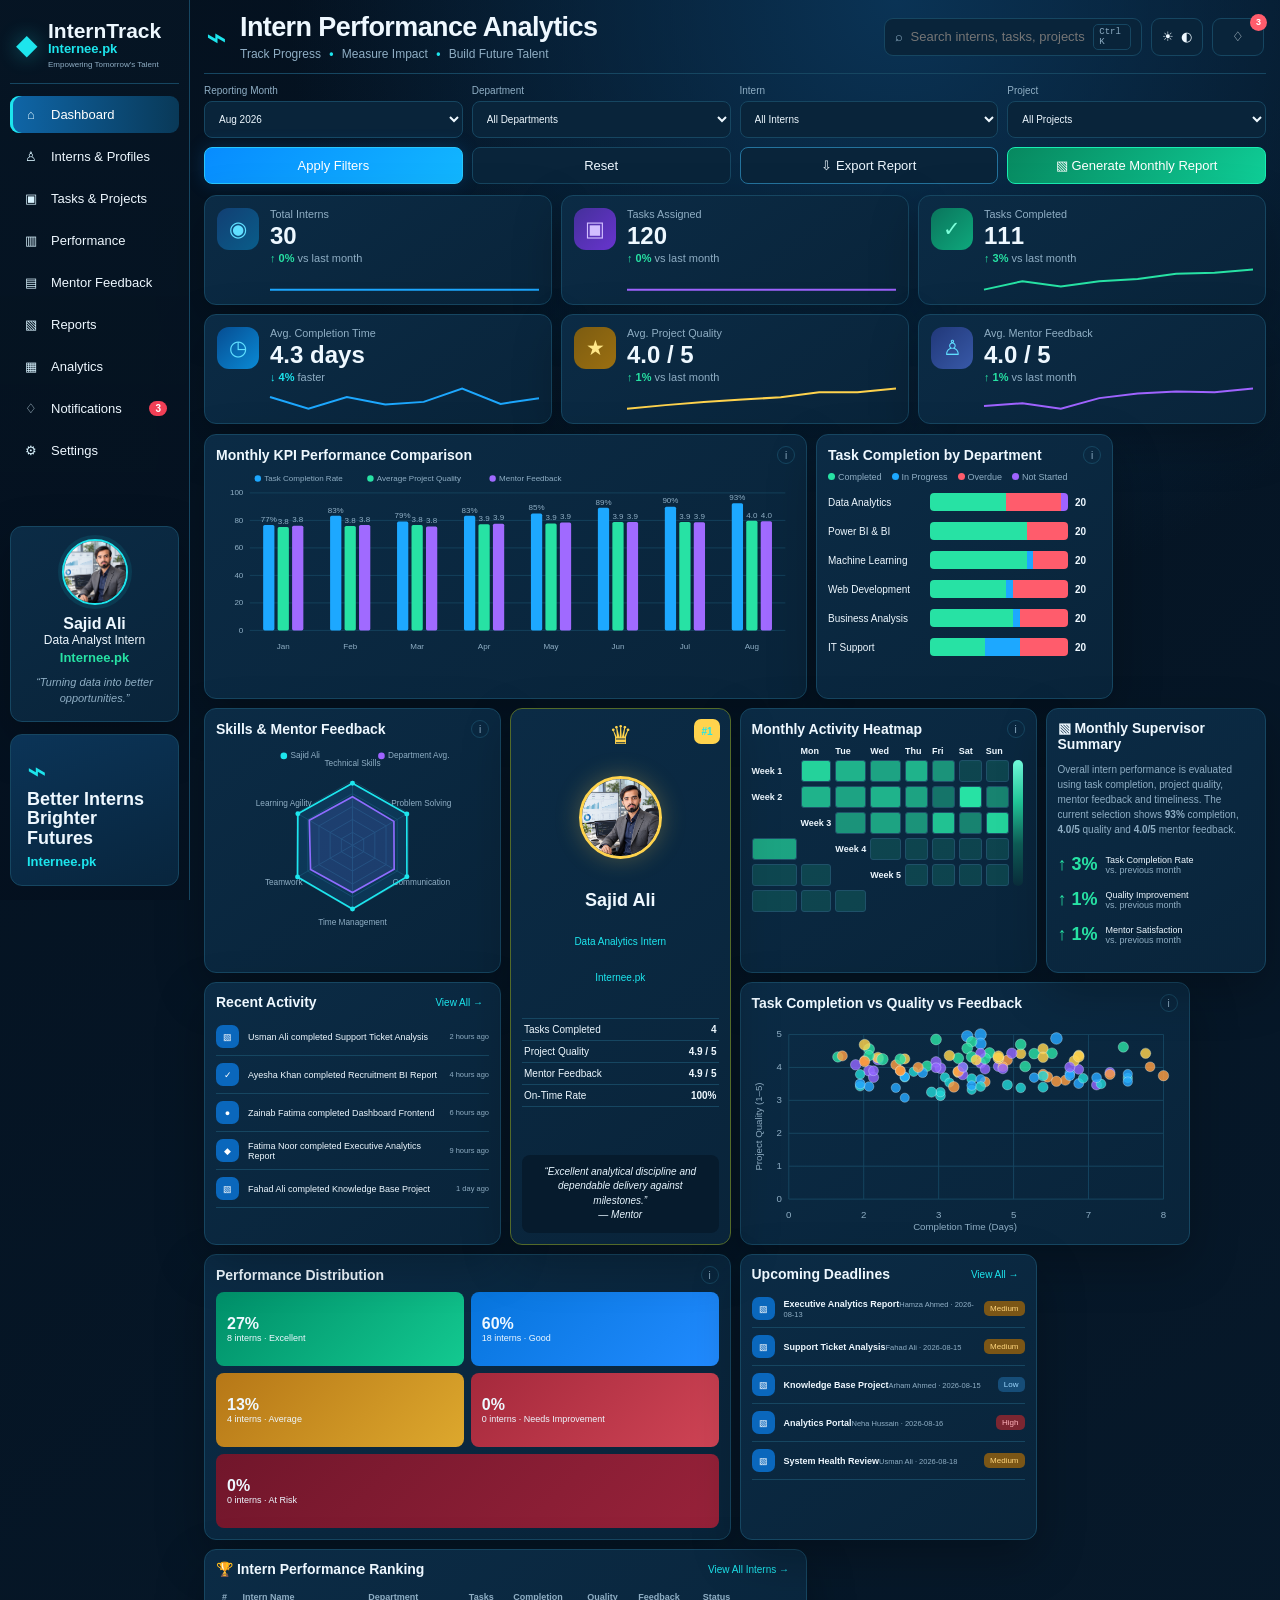
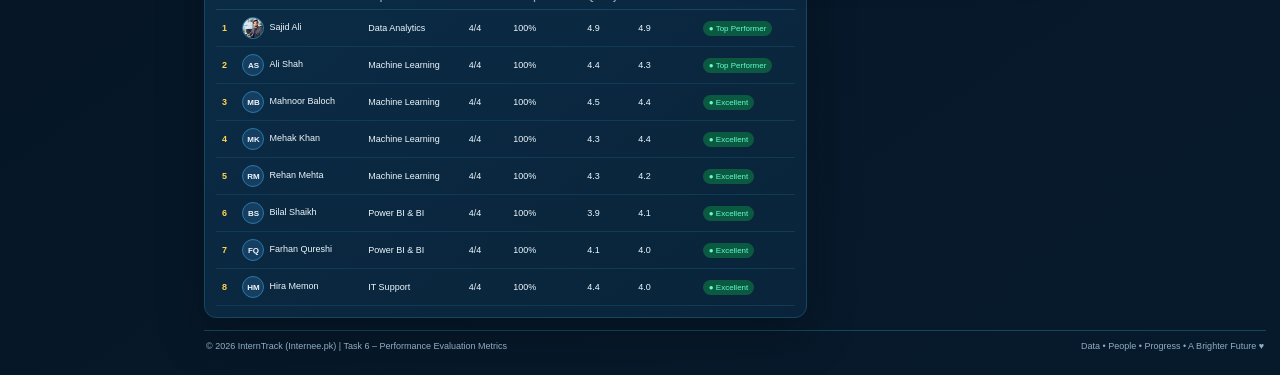
<file: index.html>
<!doctype html>
<html lang="en" data-theme="dark">
<head>
  <meta charset="utf-8">
  <meta name="viewport" content="width=device-width,initial-scale=1">
  <meta name="description" content="Task 6 – Performance Evaluation Metrics dashboard for Internee.pk. Tracks task completion time, project quality and mentor feedback with monthly supervisor reporting.">
  <title>Intern Performance Analytics | Task 6 – Internee.pk</title>
  <link rel="stylesheet" href="src/styles.css">
</head>
<body>
  <aside class="sidebar" id="sidebar">
    <div class="brand-block">
      <div class="brand-icon">◆</div>
      <div><strong>InternTrack</strong><span>Internee.pk</span><small>Empowering Tomorrow's Talent</small></div>
    </div>
    <nav class="side-nav" aria-label="Dashboard sections">
      <button class="nav-item active" data-view="dashboard"><span>⌂</span>Dashboard</button>
      <button class="nav-item" data-view="interns"><span>♙</span>Interns & Profiles</button>
      <button class="nav-item" data-view="tasks"><span>▣</span>Tasks & Projects</button>
      <button class="nav-item" data-view="performance"><span>▥</span>Performance</button>
      <button class="nav-item" data-view="feedback"><span>▤</span>Mentor Feedback</button>
      <button class="nav-item" data-view="reports"><span>▧</span>Reports</button>
      <button class="nav-item" data-view="analytics"><span>▦</span>Analytics</button>
      <button class="nav-item" data-view="notifications"><span>♢</span>Notifications <b class="badge">3</b></button>
      <button class="nav-item" data-view="settings"><span>⚙</span>Settings</button>
    </nav>
    <div class="author-card">
      <img src="assets/sajid-ali-professional.jpg" alt="Sajid Ali">
      <strong>Sajid Ali</strong>
      <span>Data Analyst Intern</span>
      <em>Internee.pk</em>
      <p>“Turning data into better opportunities.”</p>
    </div>
    <div class="future-card"><div class="plant">⌁</div><strong>Better Interns<br>Brighter Futures</strong><span>Internee.pk</span></div>
  </aside>

  <main class="app-shell">
    <header class="topbar">
      <button class="mobile-menu" id="mobileMenu" aria-label="Open navigation">☰</button>
      <div class="title-wrap"><div class="analytics-mark">⌁</div><div><h1>Intern Performance Analytics</h1><p>Track Progress <b>•</b> Measure Impact <b>•</b> Build Future Talent</p></div></div>
      <div class="top-actions">
        <label class="search-box"><span>⌕</span><input id="globalSearch" placeholder="Search interns, tasks, projects…"><kbd>Ctrl K</kbd></label>
        <button class="theme-toggle" id="themeToggle" title="Switch light/dark mode"><span>☀</span><span>◐</span></button>
        <button class="bell" data-view-link="notifications" title="Notifications">♢<b>3</b></button>
        <div class="profile-mini"><img src="assets/sajid-ali-professional.jpg" alt="Sajid Ali"><div><b>Sajid Ali</b><span>Data Analyst Intern</span><em>Internee.pk</em></div><span>⌄</span></div>
      </div>
    </header>

    <section class="filterbar" aria-label="Dashboard filters">
      <label><span>Reporting Month</span><select id="monthFilter"></select></label>
      <label><span>Department</span><select id="departmentFilter"></select></label>
      <label><span>Intern</span><select id="internFilter"></select></label>
      <label><span>Project</span><select id="projectFilter"></select></label>
      <button class="btn primary" id="applyFilters">Apply Filters</button>
      <button class="btn" id="resetFilters">Reset</button>
      <button class="btn icon-btn" id="exportReport">⇩ <span>Export Report</span></button>
      <button class="btn success" id="generateReport">▧ <span>Generate Monthly Report</span></button>
    </section>

    <section class="view active" id="view-dashboard">
      <div class="kpi-grid" id="kpiGrid"></div>

      <div class="dashboard-grid">
        <article class="panel kpi-comparison span-6"><div class="panel-head"><h2>Monthly KPI Performance Comparison</h2><button class="info" title="Completion rate, project quality and mentor feedback by month">i</button></div><div id="monthlyKpiChart" class="svg-chart"></div></article>
        <article class="panel dept-completion span-3"><div class="panel-head"><h2>Task Completion by Department</h2><button class="info" title="Completed, in-progress, overdue and not-started task counts">i</button></div><div id="departmentStacked"></div></article>
        <article class="panel skills-radar span-3"><div class="panel-head"><h2>Skills & Mentor Feedback</h2><button class="info" title="Selected intern compared with department average">i</button></div><div id="skillsRadar" class="svg-chart"></div></article>
        <article class="panel top-performer span-2 row-2" id="topPerformer"></article>

        <article class="panel activity-heat span-3"><div class="panel-head"><h2>Monthly Activity Heatmap</h2><button class="info" title="Task activity intensity by week and weekday">i</button></div><div id="activityHeatmap"></div></article>
        <article class="panel bubble-panel span-4"><div class="panel-head"><h2>Task Completion vs Quality vs Feedback</h2><button class="info" title="Bubble size represents mentor feedback; color represents department">i</button></div><div id="bubbleChart" class="svg-chart"></div></article>
        <article class="panel distribution-panel span-5"><div class="panel-head"><h2>Performance Distribution</h2><button class="info" title="Interns classified by composite performance score">i</button></div><div id="performanceDistribution" class="distribution-grid"></div></article>

        <article class="panel ranking span-6"><div class="panel-head"><h2>🏆 Intern Performance Ranking</h2><button class="link-btn" data-view-link="interns">View All Interns →</button></div><div class="table-scroll"><table><thead><tr><th>#</th><th>Intern Name</th><th>Department</th><th>Tasks</th><th>Completion</th><th>Quality</th><th>Feedback</th><th>Status</th></tr></thead><tbody id="rankingBody"></tbody></table></div></article>
        <article class="panel recent span-3"><div class="panel-head"><h2>Recent Activity</h2><button class="link-btn" data-view-link="performance">View All →</button></div><div id="recentActivity"></div></article>
        <article class="panel deadlines span-3"><div class="panel-head"><h2>Upcoming Deadlines</h2><button class="link-btn" data-view-link="tasks">View All →</button></div><div id="deadlineList"></div></article>
        <article class="panel supervisor span-2"><div class="panel-head"><h2>▧ Monthly Supervisor Summary</h2></div><div id="supervisorSummary"></div></article>
      </div>
    </section>

    <section class="view" id="view-interns">
      <div class="section-heading"><div><h2>Interns & Profiles</h2><p>Review performance KPIs for all tracked interns.</p></div><input class="inline-search" id="internSearch" placeholder="Search interns…"></div>
      <div class="profile-grid" id="internProfileGrid"></div>
    </section>

    <section class="view" id="view-tasks">
      <div class="section-heading"><div><h2>Tasks & Projects</h2><p>Task-level performance register with completion-time, quality and feedback metrics.</p></div><button class="btn" id="downloadTasks">Download Filtered CSV</button></div>
      <div class="panel"><div class="table-tools"><input id="taskSearch" placeholder="Search task, intern or project…"><select id="taskStatusFilter"><option value="All">All Statuses</option><option>Completed</option><option>Overdue</option><option>In Progress</option><option>Not Started</option></select></div><div class="table-scroll"><table><thead><tr><th>Task ID</th><th>Intern</th><th>Department</th><th>Project</th><th>Status</th><th>Assigned</th><th>Due</th><th>Completion Time</th><th>Quality</th><th>Feedback</th></tr></thead><tbody id="taskTableBody"></tbody></table></div></div>
    </section>

    <section class="view" id="view-performance"><div class="section-heading"><div><h2>Performance Review</h2><p>Detailed KPI analysis centered on the three required Task 6 measures.</p></div></div><div id="performanceCards" class="analysis-card-grid"></div></section>
    <section class="view" id="view-feedback"><div class="section-heading"><div><h2>Mentor Feedback</h2><p>Feedback ratings, competency averages and review comments.</p></div></div><div id="feedbackContent" class="analysis-card-grid"></div></section>
    <section class="view" id="view-reports"><div class="section-heading"><div><h2>Monthly Supervisor Reports</h2><p>Automated monthly summaries generated from task-level data.</p></div><button class="btn success" id="generateReport2">Generate Current Report</button></div><div id="reportCards" class="report-grid"></div></section>
    <section class="view" id="view-analytics"><div class="section-heading"><div><h2>Advanced Analytics</h2><p>Department benchmarking, completion-time distribution and KPI relationships.</p></div></div><div id="analyticsContent" class="analysis-card-grid"></div></section>
    <section class="view" id="view-notifications"><div class="section-heading"><div><h2>Notifications</h2><p>Supervisor attention items derived from current performance data.</p></div></div><div id="notificationList" class="notification-list"></div></section>
    <section class="view" id="view-settings"><div class="settings-grid"><div class="panel author-settings"><img src="assets/sajid-ali-professional.jpg" alt="Sajid Ali"><div><h2>Sajid Ali</h2><p>Data Analyst Intern – Internee.pk</p><p>BS Information Technology, Shah Abdul Latif University, Khairpur</p></div></div><div class="panel"><h2>Dashboard Settings</h2><p>Dark mode is the default visual theme. Use the switch below for a light view.</p><button class="btn" id="themeToggle2">Toggle Light / Dark Theme</button><button class="btn" id="printDashboard">Print Dashboard</button></div><div class="panel"><h2>Data & Ethics Note</h2><p>This submission uses a realistic synthetic portfolio dataset created to demonstrate the required KPI evaluation workflow. No confidential internship records are included.</p></div></div></section>

    <footer><span>© 2026 InternTrack (Internee.pk) | Task 6 – Performance Evaluation Metrics</span><span>Data • People • Progress • A Brighter Future ♥</span></footer>
  </main>

  <div class="modal" id="modal" role="dialog" aria-modal="true"><div class="modal-card"><button id="modalClose" class="modal-close">×</button><div id="modalContent"></div></div></div>
  <div class="toast" id="toast"></div>
  <script src="src/data.js"></script>
  <script src="src/app.js"></script>
</body>
</html>
</file>
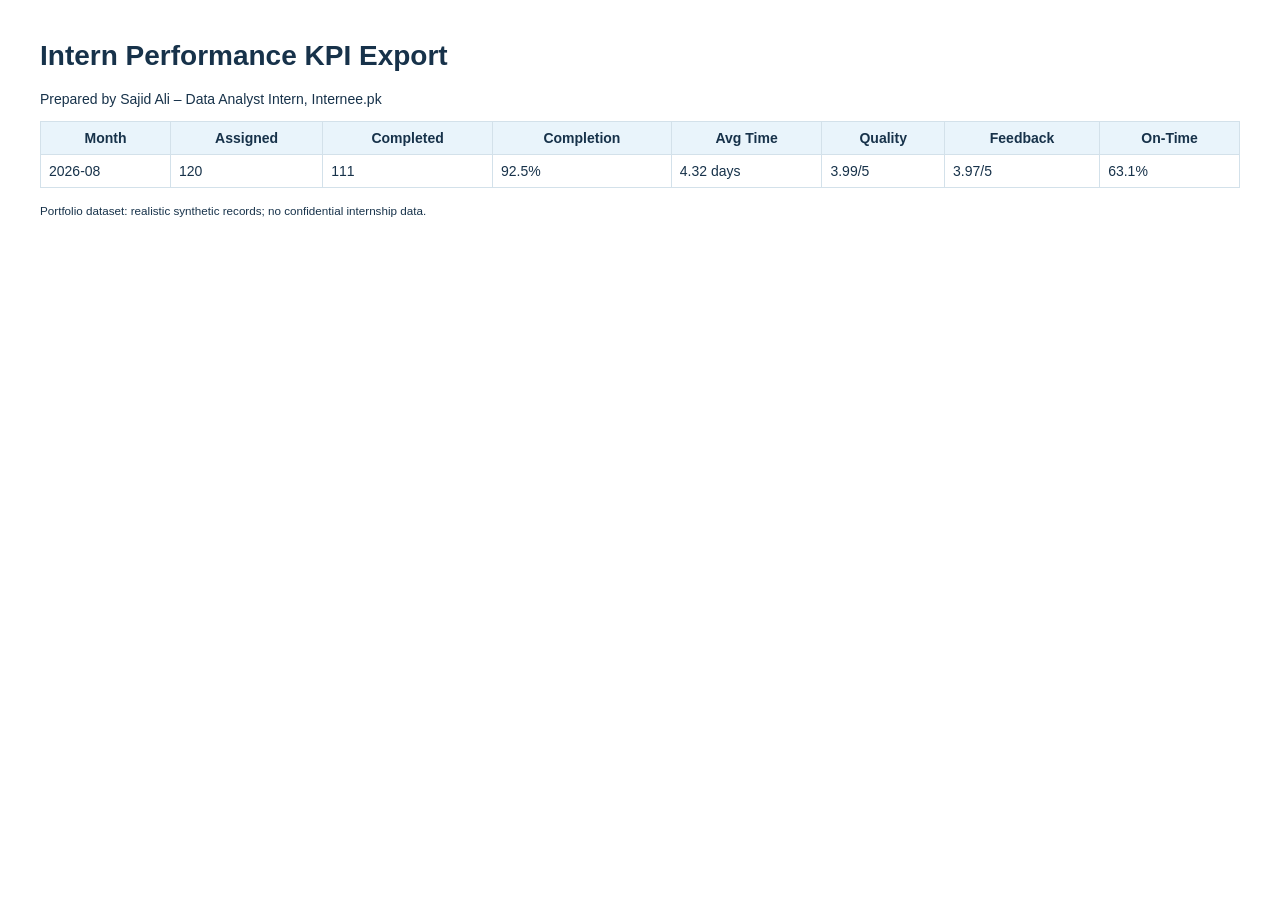
<file: outputs/exports/supervisor_report_2026-08.html>
<!doctype html><html><head><meta charset='utf-8'><title>Task 6 KPI Export</title>
<style>body{font:14px Segoe UI,Arial;margin:40px;color:#17324a}table{border-collapse:collapse;width:100%}td,th{border:1px solid #d3e1ea;padding:8px}th{background:#e9f4fb}</style></head>
<body><h1>Intern Performance KPI Export</h1><p>Prepared by Sajid Ali – Data Analyst Intern, Internee.pk</p>
<table><tr><th>Month</th><th>Assigned</th><th>Completed</th><th>Completion</th><th>Avg Time</th><th>Quality</th><th>Feedback</th><th>On-Time</th></tr><tr><td>2026-08</td><td>120</td><td>111</td><td>92.5%</td><td>4.32 days</td><td>3.99/5</td><td>3.97/5</td><td>63.1%</td></tr></table>
<p><small>Portfolio dataset: realistic synthetic records; no confidential internship data.</small></p></body></html>
</file>
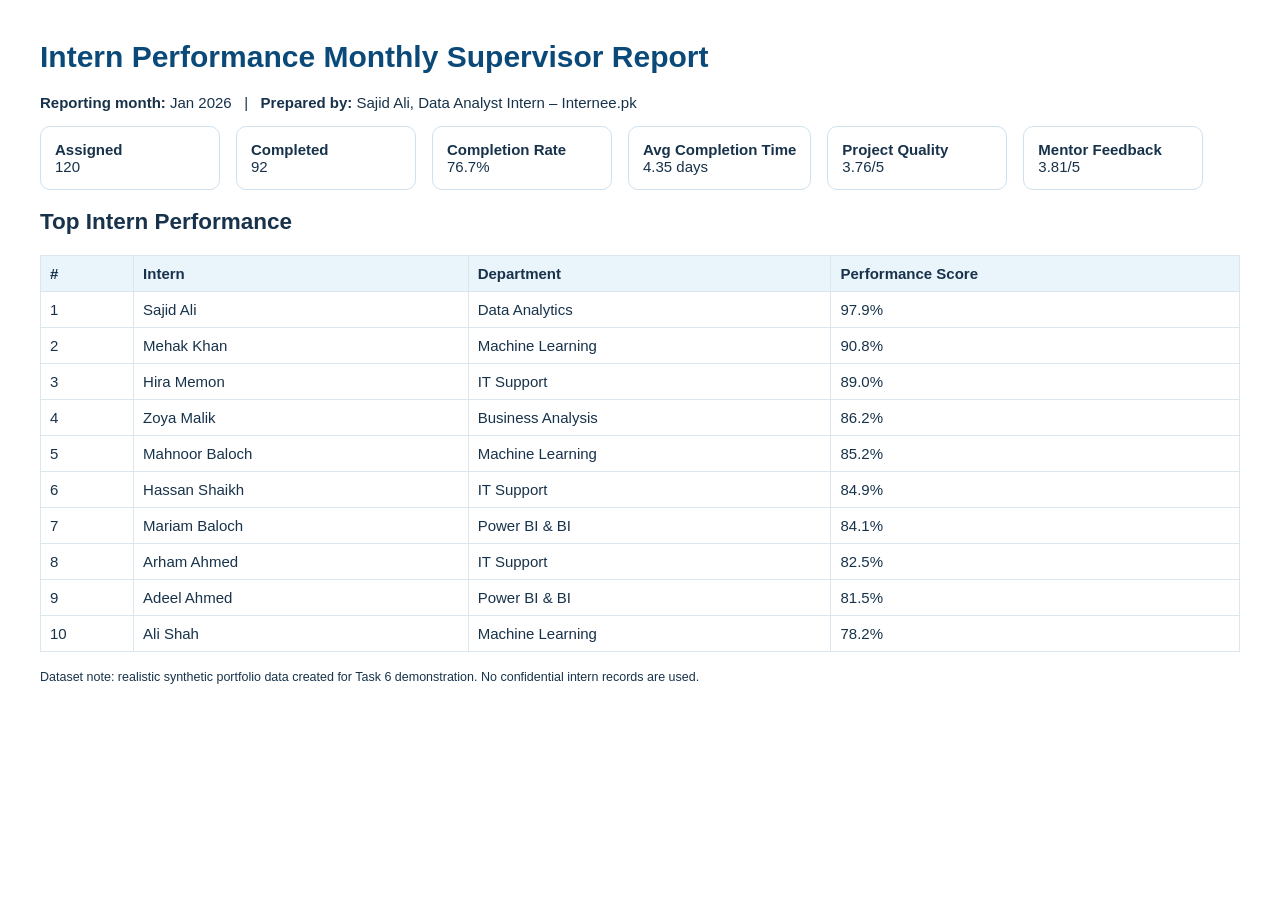
<file: outputs/monthly_reports/2026-01_supervisor_report.html>
<!doctype html><html><head><meta charset="utf-8"><title>Jan 2026 Supervisor Report</title><style>body{font:15px Segoe UI,Arial;margin:40px;color:#17324a}h1{color:#0b4a78}.k{display:flex;gap:16px;flex-wrap:wrap}.k div{border:1px solid #cfe1ee;padding:14px;border-radius:10px;min-width:150px}table{border-collapse:collapse;width:100%;margin-top:20px}td,th{border:1px solid #dbe7ef;padding:9px;text-align:left}th{background:#eaf4fb}</style></head><body><h1>Intern Performance Monthly Supervisor Report</h1><p><b>Reporting month:</b> Jan 2026 &nbsp; | &nbsp; <b>Prepared by:</b> Sajid Ali, Data Analyst Intern – Internee.pk</p><div class="k"><div><b>Assigned</b><br>120</div><div><b>Completed</b><br>92</div><div><b>Completion Rate</b><br>76.7%</div><div><b>Avg Completion Time</b><br>4.35 days</div><div><b>Project Quality</b><br>3.76/5</div><div><b>Mentor Feedback</b><br>3.81/5</div></div><h2>Top Intern Performance</h2><table><thead><tr><th>#</th><th>Intern</th><th>Department</th><th>Performance Score</th></tr></thead><tbody><tr><td>1</td><td>Sajid Ali</td><td>Data Analytics</td><td>97.9%</td></tr><tr><td>2</td><td>Mehak Khan</td><td>Machine Learning</td><td>90.8%</td></tr><tr><td>3</td><td>Hira Memon</td><td>IT Support</td><td>89.0%</td></tr><tr><td>4</td><td>Zoya Malik</td><td>Business Analysis</td><td>86.2%</td></tr><tr><td>5</td><td>Mahnoor Baloch</td><td>Machine Learning</td><td>85.2%</td></tr><tr><td>6</td><td>Hassan Shaikh</td><td>IT Support</td><td>84.9%</td></tr><tr><td>7</td><td>Mariam Baloch</td><td>Power BI & BI</td><td>84.1%</td></tr><tr><td>8</td><td>Arham Ahmed</td><td>IT Support</td><td>82.5%</td></tr><tr><td>9</td><td>Adeel Ahmed</td><td>Power BI & BI</td><td>81.5%</td></tr><tr><td>10</td><td>Ali Shah</td><td>Machine Learning</td><td>78.2%</td></tr></tbody></table><p><small>Dataset note: realistic synthetic portfolio data created for Task 6 demonstration. No confidential intern records are used.</small></p></body></html>
</file>
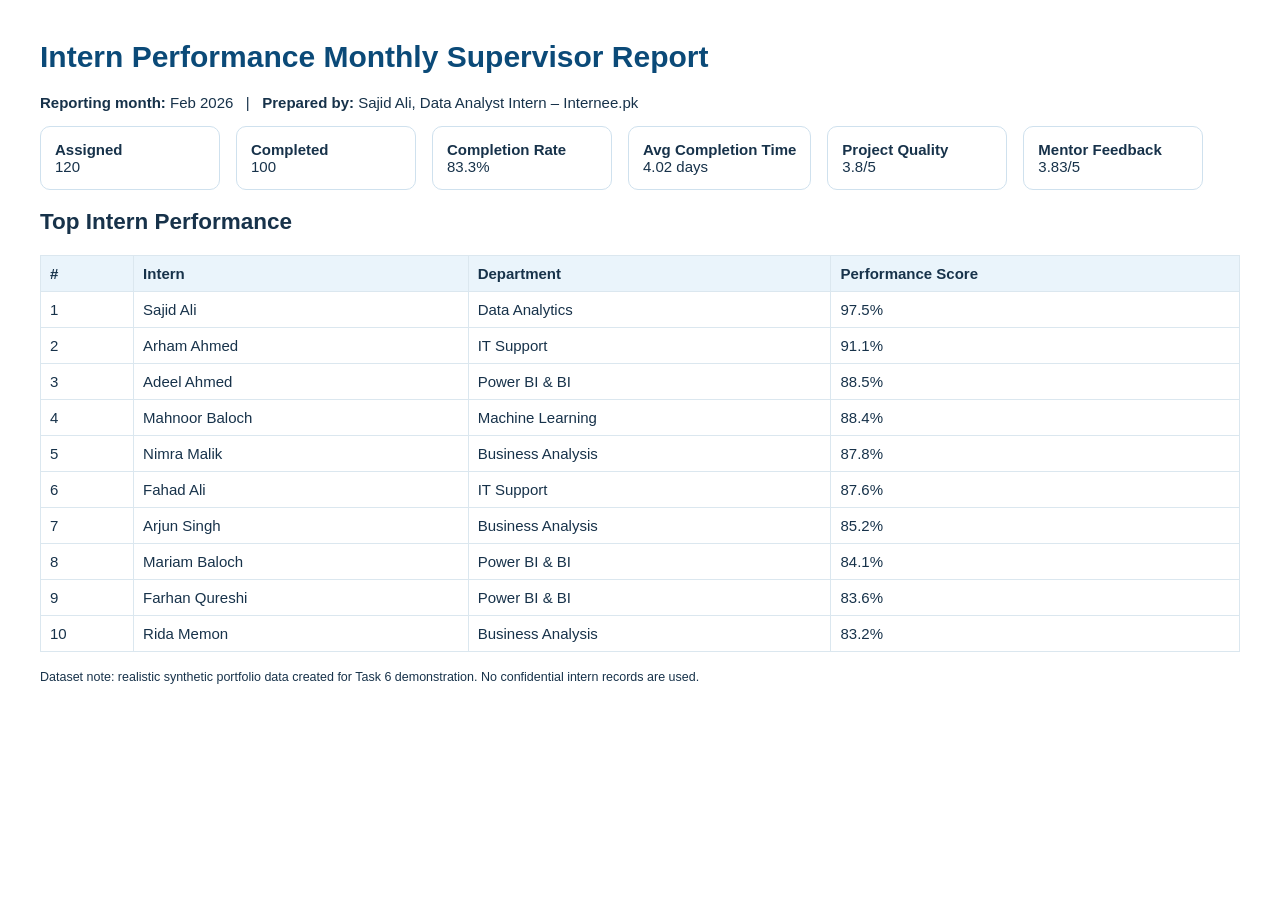
<file: outputs/monthly_reports/2026-02_supervisor_report.html>
<!doctype html><html><head><meta charset="utf-8"><title>Feb 2026 Supervisor Report</title><style>body{font:15px Segoe UI,Arial;margin:40px;color:#17324a}h1{color:#0b4a78}.k{display:flex;gap:16px;flex-wrap:wrap}.k div{border:1px solid #cfe1ee;padding:14px;border-radius:10px;min-width:150px}table{border-collapse:collapse;width:100%;margin-top:20px}td,th{border:1px solid #dbe7ef;padding:9px;text-align:left}th{background:#eaf4fb}</style></head><body><h1>Intern Performance Monthly Supervisor Report</h1><p><b>Reporting month:</b> Feb 2026 &nbsp; | &nbsp; <b>Prepared by:</b> Sajid Ali, Data Analyst Intern – Internee.pk</p><div class="k"><div><b>Assigned</b><br>120</div><div><b>Completed</b><br>100</div><div><b>Completion Rate</b><br>83.3%</div><div><b>Avg Completion Time</b><br>4.02 days</div><div><b>Project Quality</b><br>3.8/5</div><div><b>Mentor Feedback</b><br>3.83/5</div></div><h2>Top Intern Performance</h2><table><thead><tr><th>#</th><th>Intern</th><th>Department</th><th>Performance Score</th></tr></thead><tbody><tr><td>1</td><td>Sajid Ali</td><td>Data Analytics</td><td>97.5%</td></tr><tr><td>2</td><td>Arham Ahmed</td><td>IT Support</td><td>91.1%</td></tr><tr><td>3</td><td>Adeel Ahmed</td><td>Power BI & BI</td><td>88.5%</td></tr><tr><td>4</td><td>Mahnoor Baloch</td><td>Machine Learning</td><td>88.4%</td></tr><tr><td>5</td><td>Nimra Malik</td><td>Business Analysis</td><td>87.8%</td></tr><tr><td>6</td><td>Fahad Ali</td><td>IT Support</td><td>87.6%</td></tr><tr><td>7</td><td>Arjun Singh</td><td>Business Analysis</td><td>85.2%</td></tr><tr><td>8</td><td>Mariam Baloch</td><td>Power BI & BI</td><td>84.1%</td></tr><tr><td>9</td><td>Farhan Qureshi</td><td>Power BI & BI</td><td>83.6%</td></tr><tr><td>10</td><td>Rida Memon</td><td>Business Analysis</td><td>83.2%</td></tr></tbody></table><p><small>Dataset note: realistic synthetic portfolio data created for Task 6 demonstration. No confidential intern records are used.</small></p></body></html>
</file>
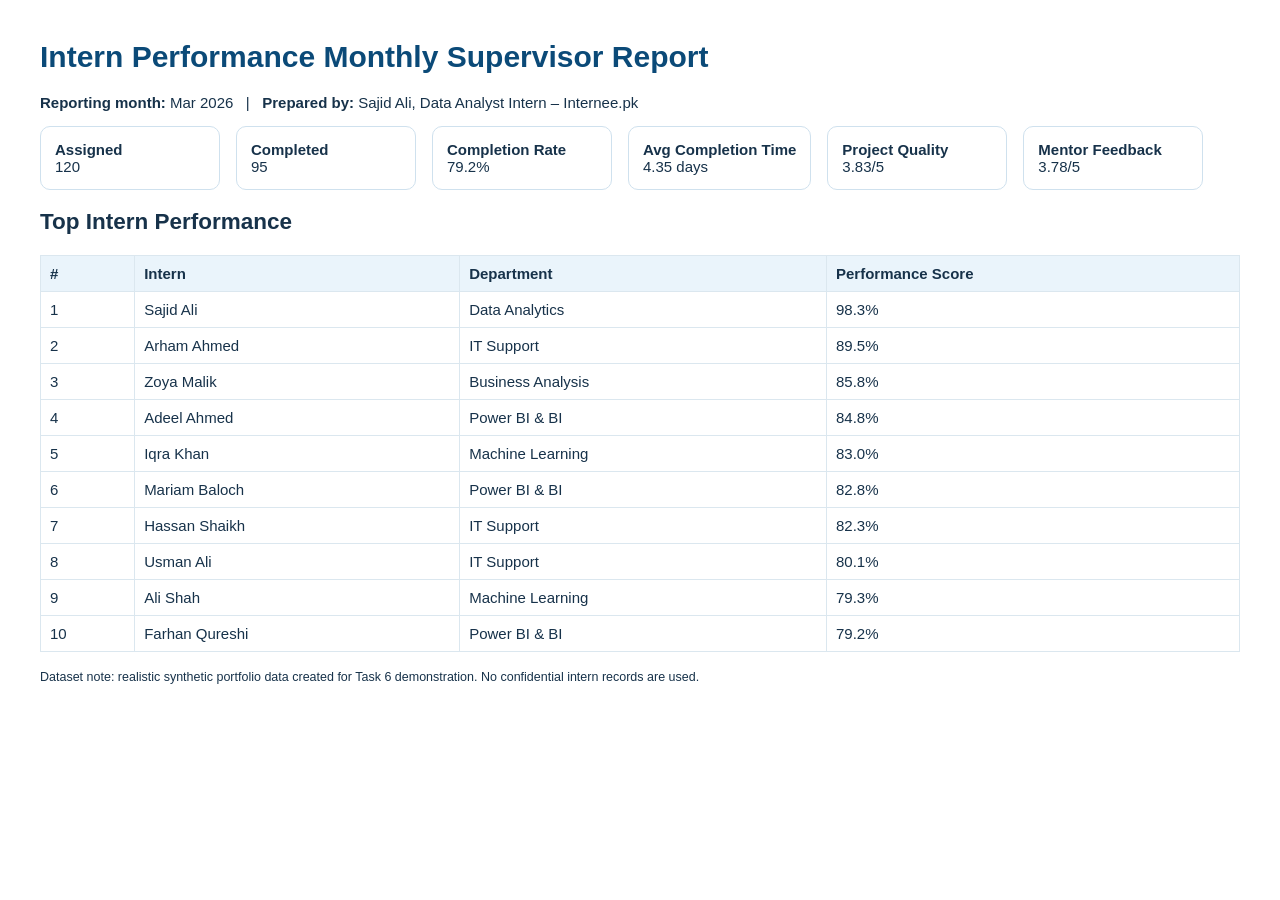
<file: outputs/monthly_reports/2026-03_supervisor_report.html>
<!doctype html><html><head><meta charset="utf-8"><title>Mar 2026 Supervisor Report</title><style>body{font:15px Segoe UI,Arial;margin:40px;color:#17324a}h1{color:#0b4a78}.k{display:flex;gap:16px;flex-wrap:wrap}.k div{border:1px solid #cfe1ee;padding:14px;border-radius:10px;min-width:150px}table{border-collapse:collapse;width:100%;margin-top:20px}td,th{border:1px solid #dbe7ef;padding:9px;text-align:left}th{background:#eaf4fb}</style></head><body><h1>Intern Performance Monthly Supervisor Report</h1><p><b>Reporting month:</b> Mar 2026 &nbsp; | &nbsp; <b>Prepared by:</b> Sajid Ali, Data Analyst Intern – Internee.pk</p><div class="k"><div><b>Assigned</b><br>120</div><div><b>Completed</b><br>95</div><div><b>Completion Rate</b><br>79.2%</div><div><b>Avg Completion Time</b><br>4.35 days</div><div><b>Project Quality</b><br>3.83/5</div><div><b>Mentor Feedback</b><br>3.78/5</div></div><h2>Top Intern Performance</h2><table><thead><tr><th>#</th><th>Intern</th><th>Department</th><th>Performance Score</th></tr></thead><tbody><tr><td>1</td><td>Sajid Ali</td><td>Data Analytics</td><td>98.3%</td></tr><tr><td>2</td><td>Arham Ahmed</td><td>IT Support</td><td>89.5%</td></tr><tr><td>3</td><td>Zoya Malik</td><td>Business Analysis</td><td>85.8%</td></tr><tr><td>4</td><td>Adeel Ahmed</td><td>Power BI & BI</td><td>84.8%</td></tr><tr><td>5</td><td>Iqra Khan</td><td>Machine Learning</td><td>83.0%</td></tr><tr><td>6</td><td>Mariam Baloch</td><td>Power BI & BI</td><td>82.8%</td></tr><tr><td>7</td><td>Hassan Shaikh</td><td>IT Support</td><td>82.3%</td></tr><tr><td>8</td><td>Usman Ali</td><td>IT Support</td><td>80.1%</td></tr><tr><td>9</td><td>Ali Shah</td><td>Machine Learning</td><td>79.3%</td></tr><tr><td>10</td><td>Farhan Qureshi</td><td>Power BI & BI</td><td>79.2%</td></tr></tbody></table><p><small>Dataset note: realistic synthetic portfolio data created for Task 6 demonstration. No confidential intern records are used.</small></p></body></html>
</file>
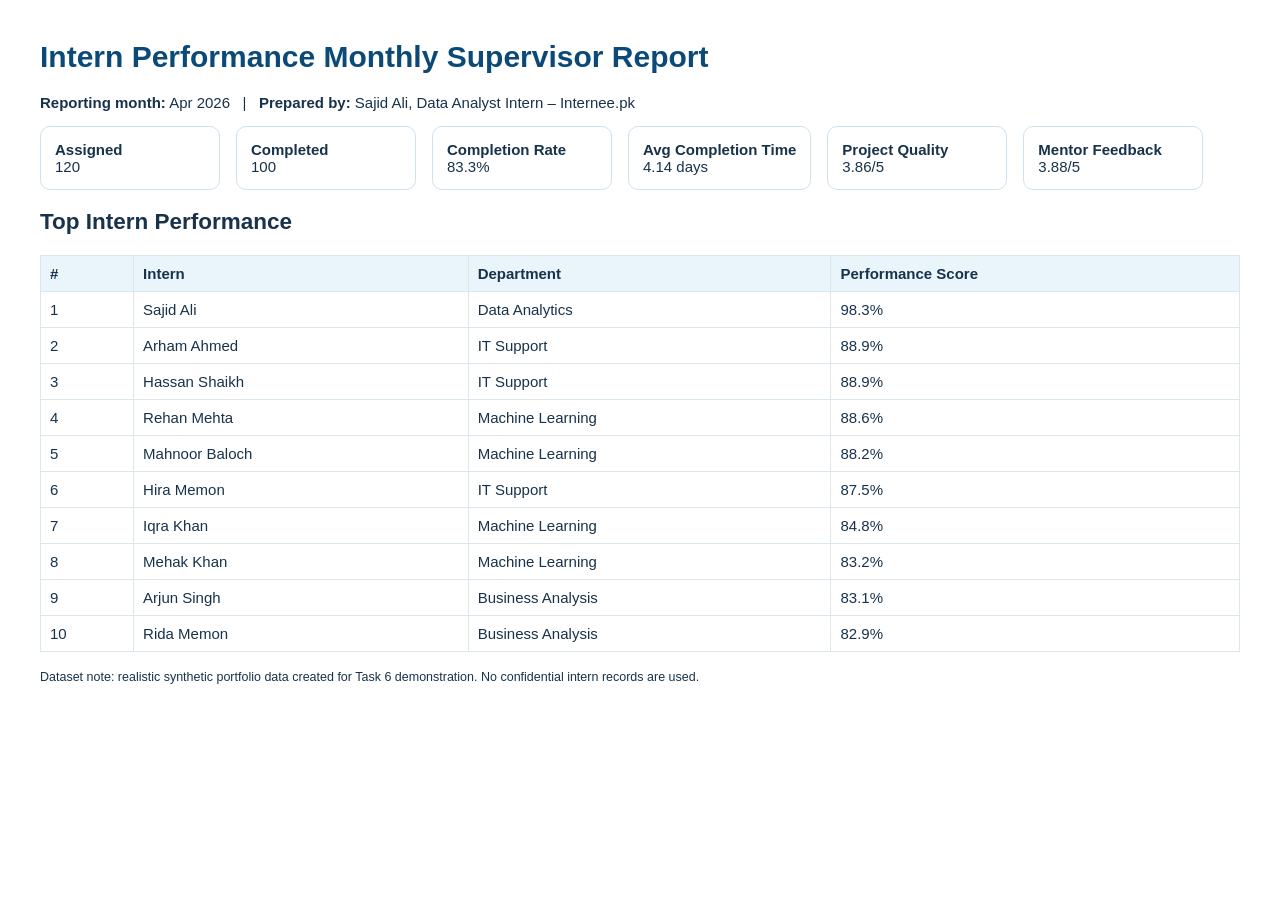
<file: outputs/monthly_reports/2026-04_supervisor_report.html>
<!doctype html><html><head><meta charset="utf-8"><title>Apr 2026 Supervisor Report</title><style>body{font:15px Segoe UI,Arial;margin:40px;color:#17324a}h1{color:#0b4a78}.k{display:flex;gap:16px;flex-wrap:wrap}.k div{border:1px solid #cfe1ee;padding:14px;border-radius:10px;min-width:150px}table{border-collapse:collapse;width:100%;margin-top:20px}td,th{border:1px solid #dbe7ef;padding:9px;text-align:left}th{background:#eaf4fb}</style></head><body><h1>Intern Performance Monthly Supervisor Report</h1><p><b>Reporting month:</b> Apr 2026 &nbsp; | &nbsp; <b>Prepared by:</b> Sajid Ali, Data Analyst Intern – Internee.pk</p><div class="k"><div><b>Assigned</b><br>120</div><div><b>Completed</b><br>100</div><div><b>Completion Rate</b><br>83.3%</div><div><b>Avg Completion Time</b><br>4.14 days</div><div><b>Project Quality</b><br>3.86/5</div><div><b>Mentor Feedback</b><br>3.88/5</div></div><h2>Top Intern Performance</h2><table><thead><tr><th>#</th><th>Intern</th><th>Department</th><th>Performance Score</th></tr></thead><tbody><tr><td>1</td><td>Sajid Ali</td><td>Data Analytics</td><td>98.3%</td></tr><tr><td>2</td><td>Arham Ahmed</td><td>IT Support</td><td>88.9%</td></tr><tr><td>3</td><td>Hassan Shaikh</td><td>IT Support</td><td>88.9%</td></tr><tr><td>4</td><td>Rehan Mehta</td><td>Machine Learning</td><td>88.6%</td></tr><tr><td>5</td><td>Mahnoor Baloch</td><td>Machine Learning</td><td>88.2%</td></tr><tr><td>6</td><td>Hira Memon</td><td>IT Support</td><td>87.5%</td></tr><tr><td>7</td><td>Iqra Khan</td><td>Machine Learning</td><td>84.8%</td></tr><tr><td>8</td><td>Mehak Khan</td><td>Machine Learning</td><td>83.2%</td></tr><tr><td>9</td><td>Arjun Singh</td><td>Business Analysis</td><td>83.1%</td></tr><tr><td>10</td><td>Rida Memon</td><td>Business Analysis</td><td>82.9%</td></tr></tbody></table><p><small>Dataset note: realistic synthetic portfolio data created for Task 6 demonstration. No confidential intern records are used.</small></p></body></html>
</file>
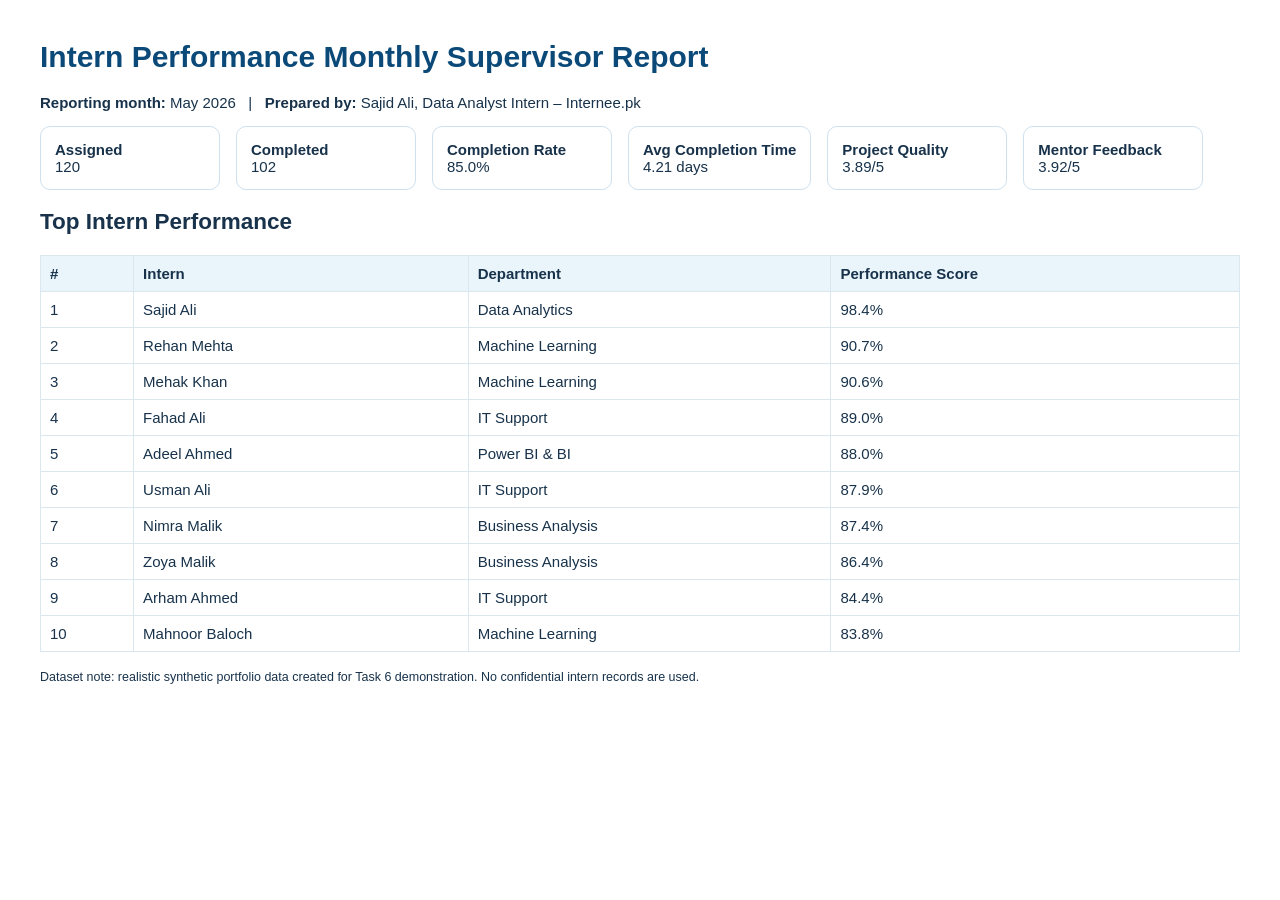
<file: outputs/monthly_reports/2026-05_supervisor_report.html>
<!doctype html><html><head><meta charset="utf-8"><title>May 2026 Supervisor Report</title><style>body{font:15px Segoe UI,Arial;margin:40px;color:#17324a}h1{color:#0b4a78}.k{display:flex;gap:16px;flex-wrap:wrap}.k div{border:1px solid #cfe1ee;padding:14px;border-radius:10px;min-width:150px}table{border-collapse:collapse;width:100%;margin-top:20px}td,th{border:1px solid #dbe7ef;padding:9px;text-align:left}th{background:#eaf4fb}</style></head><body><h1>Intern Performance Monthly Supervisor Report</h1><p><b>Reporting month:</b> May 2026 &nbsp; | &nbsp; <b>Prepared by:</b> Sajid Ali, Data Analyst Intern – Internee.pk</p><div class="k"><div><b>Assigned</b><br>120</div><div><b>Completed</b><br>102</div><div><b>Completion Rate</b><br>85.0%</div><div><b>Avg Completion Time</b><br>4.21 days</div><div><b>Project Quality</b><br>3.89/5</div><div><b>Mentor Feedback</b><br>3.92/5</div></div><h2>Top Intern Performance</h2><table><thead><tr><th>#</th><th>Intern</th><th>Department</th><th>Performance Score</th></tr></thead><tbody><tr><td>1</td><td>Sajid Ali</td><td>Data Analytics</td><td>98.4%</td></tr><tr><td>2</td><td>Rehan Mehta</td><td>Machine Learning</td><td>90.7%</td></tr><tr><td>3</td><td>Mehak Khan</td><td>Machine Learning</td><td>90.6%</td></tr><tr><td>4</td><td>Fahad Ali</td><td>IT Support</td><td>89.0%</td></tr><tr><td>5</td><td>Adeel Ahmed</td><td>Power BI & BI</td><td>88.0%</td></tr><tr><td>6</td><td>Usman Ali</td><td>IT Support</td><td>87.9%</td></tr><tr><td>7</td><td>Nimra Malik</td><td>Business Analysis</td><td>87.4%</td></tr><tr><td>8</td><td>Zoya Malik</td><td>Business Analysis</td><td>86.4%</td></tr><tr><td>9</td><td>Arham Ahmed</td><td>IT Support</td><td>84.4%</td></tr><tr><td>10</td><td>Mahnoor Baloch</td><td>Machine Learning</td><td>83.8%</td></tr></tbody></table><p><small>Dataset note: realistic synthetic portfolio data created for Task 6 demonstration. No confidential intern records are used.</small></p></body></html>
</file>
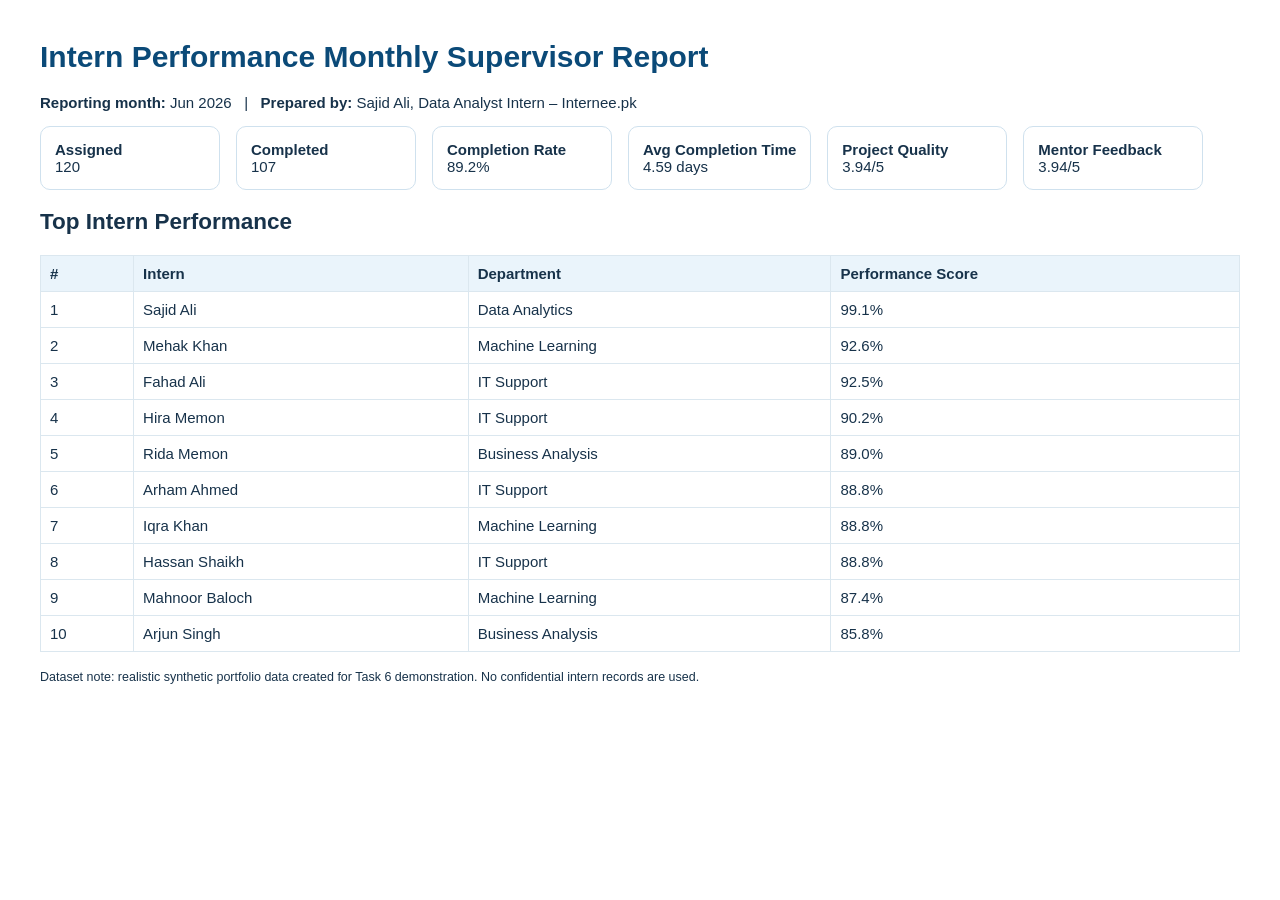
<file: outputs/monthly_reports/2026-06_supervisor_report.html>
<!doctype html><html><head><meta charset="utf-8"><title>Jun 2026 Supervisor Report</title><style>body{font:15px Segoe UI,Arial;margin:40px;color:#17324a}h1{color:#0b4a78}.k{display:flex;gap:16px;flex-wrap:wrap}.k div{border:1px solid #cfe1ee;padding:14px;border-radius:10px;min-width:150px}table{border-collapse:collapse;width:100%;margin-top:20px}td,th{border:1px solid #dbe7ef;padding:9px;text-align:left}th{background:#eaf4fb}</style></head><body><h1>Intern Performance Monthly Supervisor Report</h1><p><b>Reporting month:</b> Jun 2026 &nbsp; | &nbsp; <b>Prepared by:</b> Sajid Ali, Data Analyst Intern – Internee.pk</p><div class="k"><div><b>Assigned</b><br>120</div><div><b>Completed</b><br>107</div><div><b>Completion Rate</b><br>89.2%</div><div><b>Avg Completion Time</b><br>4.59 days</div><div><b>Project Quality</b><br>3.94/5</div><div><b>Mentor Feedback</b><br>3.94/5</div></div><h2>Top Intern Performance</h2><table><thead><tr><th>#</th><th>Intern</th><th>Department</th><th>Performance Score</th></tr></thead><tbody><tr><td>1</td><td>Sajid Ali</td><td>Data Analytics</td><td>99.1%</td></tr><tr><td>2</td><td>Mehak Khan</td><td>Machine Learning</td><td>92.6%</td></tr><tr><td>3</td><td>Fahad Ali</td><td>IT Support</td><td>92.5%</td></tr><tr><td>4</td><td>Hira Memon</td><td>IT Support</td><td>90.2%</td></tr><tr><td>5</td><td>Rida Memon</td><td>Business Analysis</td><td>89.0%</td></tr><tr><td>6</td><td>Arham Ahmed</td><td>IT Support</td><td>88.8%</td></tr><tr><td>7</td><td>Iqra Khan</td><td>Machine Learning</td><td>88.8%</td></tr><tr><td>8</td><td>Hassan Shaikh</td><td>IT Support</td><td>88.8%</td></tr><tr><td>9</td><td>Mahnoor Baloch</td><td>Machine Learning</td><td>87.4%</td></tr><tr><td>10</td><td>Arjun Singh</td><td>Business Analysis</td><td>85.8%</td></tr></tbody></table><p><small>Dataset note: realistic synthetic portfolio data created for Task 6 demonstration. No confidential intern records are used.</small></p></body></html>
</file>
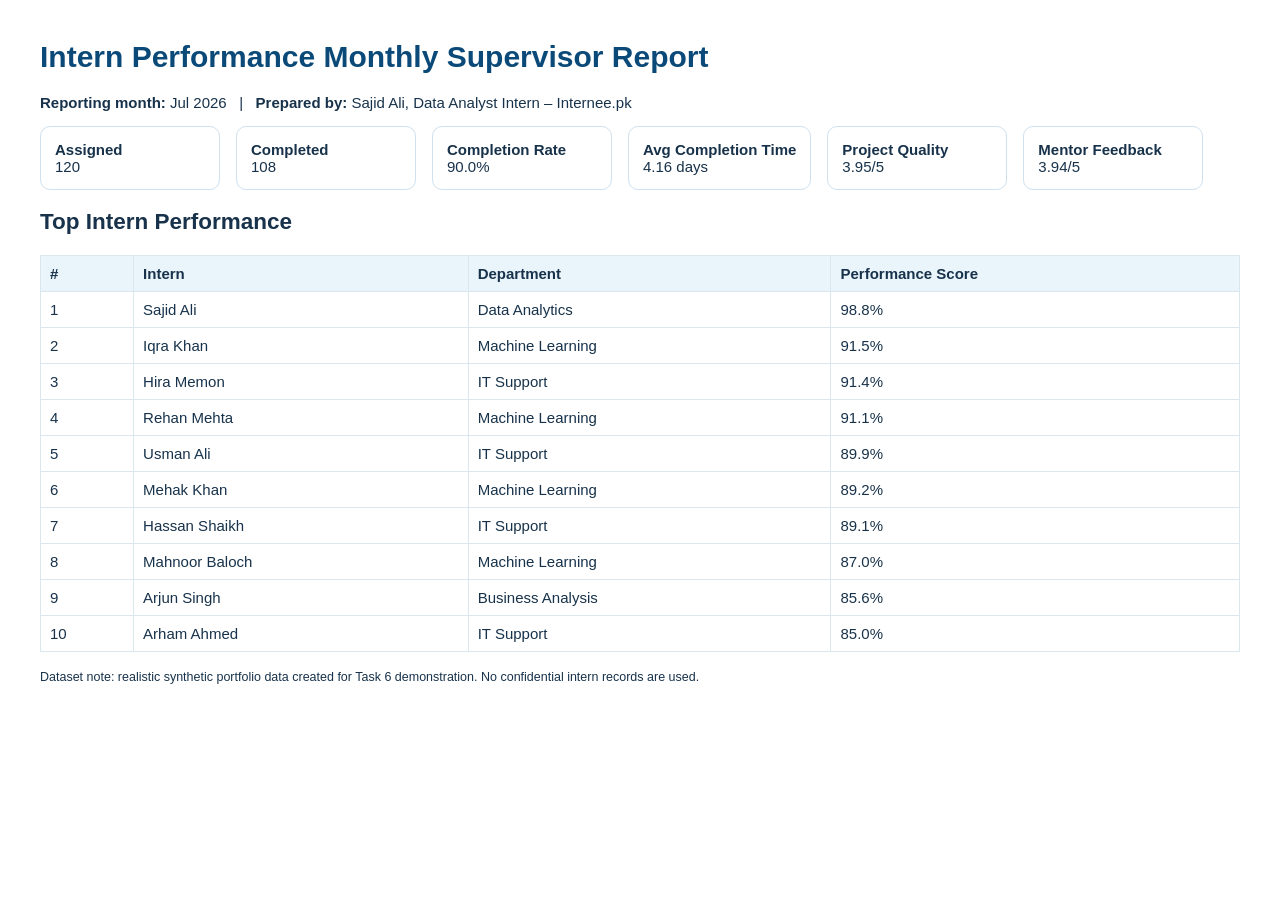
<file: outputs/monthly_reports/2026-07_supervisor_report.html>
<!doctype html><html><head><meta charset="utf-8"><title>Jul 2026 Supervisor Report</title><style>body{font:15px Segoe UI,Arial;margin:40px;color:#17324a}h1{color:#0b4a78}.k{display:flex;gap:16px;flex-wrap:wrap}.k div{border:1px solid #cfe1ee;padding:14px;border-radius:10px;min-width:150px}table{border-collapse:collapse;width:100%;margin-top:20px}td,th{border:1px solid #dbe7ef;padding:9px;text-align:left}th{background:#eaf4fb}</style></head><body><h1>Intern Performance Monthly Supervisor Report</h1><p><b>Reporting month:</b> Jul 2026 &nbsp; | &nbsp; <b>Prepared by:</b> Sajid Ali, Data Analyst Intern – Internee.pk</p><div class="k"><div><b>Assigned</b><br>120</div><div><b>Completed</b><br>108</div><div><b>Completion Rate</b><br>90.0%</div><div><b>Avg Completion Time</b><br>4.16 days</div><div><b>Project Quality</b><br>3.95/5</div><div><b>Mentor Feedback</b><br>3.94/5</div></div><h2>Top Intern Performance</h2><table><thead><tr><th>#</th><th>Intern</th><th>Department</th><th>Performance Score</th></tr></thead><tbody><tr><td>1</td><td>Sajid Ali</td><td>Data Analytics</td><td>98.8%</td></tr><tr><td>2</td><td>Iqra Khan</td><td>Machine Learning</td><td>91.5%</td></tr><tr><td>3</td><td>Hira Memon</td><td>IT Support</td><td>91.4%</td></tr><tr><td>4</td><td>Rehan Mehta</td><td>Machine Learning</td><td>91.1%</td></tr><tr><td>5</td><td>Usman Ali</td><td>IT Support</td><td>89.9%</td></tr><tr><td>6</td><td>Mehak Khan</td><td>Machine Learning</td><td>89.2%</td></tr><tr><td>7</td><td>Hassan Shaikh</td><td>IT Support</td><td>89.1%</td></tr><tr><td>8</td><td>Mahnoor Baloch</td><td>Machine Learning</td><td>87.0%</td></tr><tr><td>9</td><td>Arjun Singh</td><td>Business Analysis</td><td>85.6%</td></tr><tr><td>10</td><td>Arham Ahmed</td><td>IT Support</td><td>85.0%</td></tr></tbody></table><p><small>Dataset note: realistic synthetic portfolio data created for Task 6 demonstration. No confidential intern records are used.</small></p></body></html>
</file>
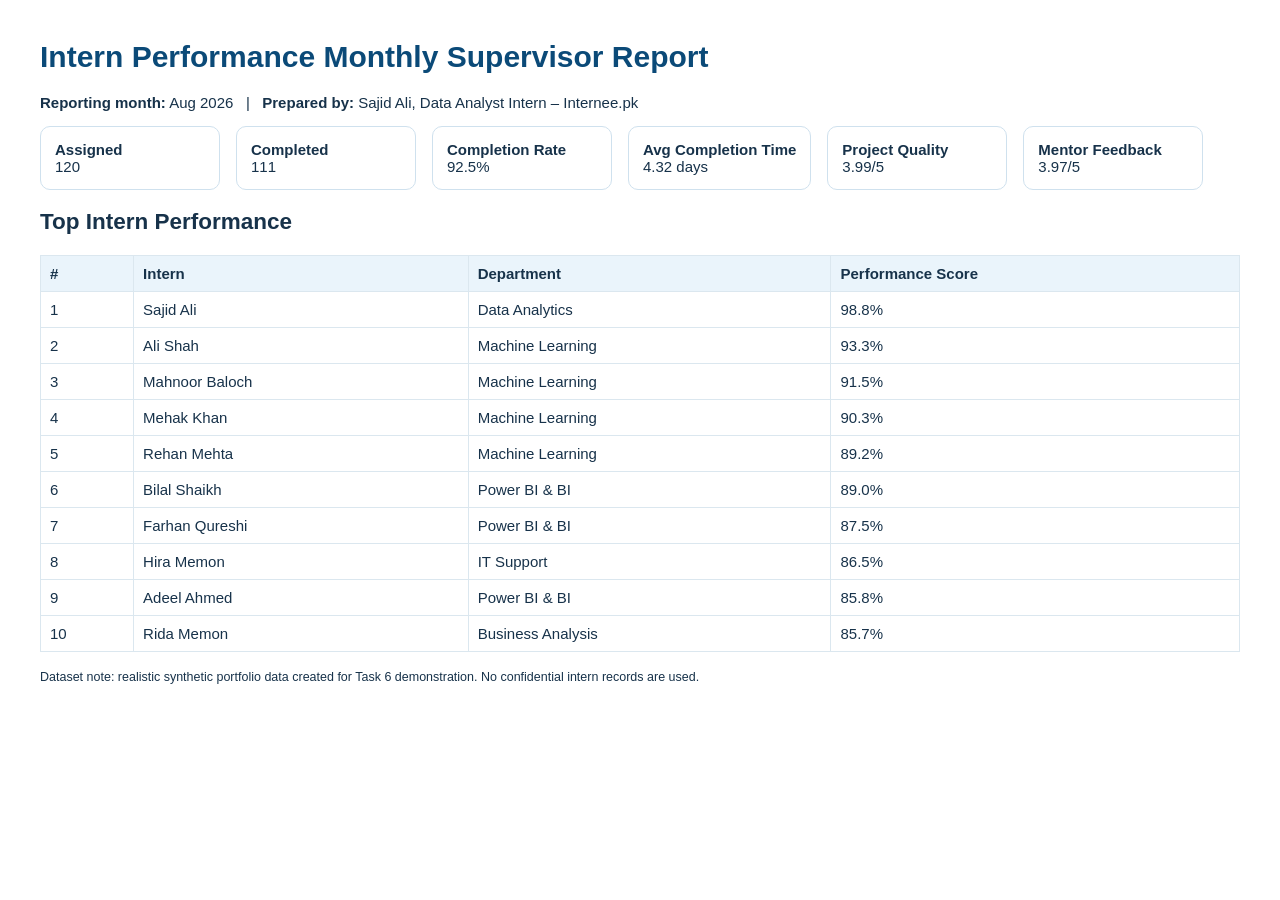
<file: outputs/monthly_reports/2026-08_supervisor_report.html>
<!doctype html><html><head><meta charset="utf-8"><title>Aug 2026 Supervisor Report</title><style>body{font:15px Segoe UI,Arial;margin:40px;color:#17324a}h1{color:#0b4a78}.k{display:flex;gap:16px;flex-wrap:wrap}.k div{border:1px solid #cfe1ee;padding:14px;border-radius:10px;min-width:150px}table{border-collapse:collapse;width:100%;margin-top:20px}td,th{border:1px solid #dbe7ef;padding:9px;text-align:left}th{background:#eaf4fb}</style></head><body><h1>Intern Performance Monthly Supervisor Report</h1><p><b>Reporting month:</b> Aug 2026 &nbsp; | &nbsp; <b>Prepared by:</b> Sajid Ali, Data Analyst Intern – Internee.pk</p><div class="k"><div><b>Assigned</b><br>120</div><div><b>Completed</b><br>111</div><div><b>Completion Rate</b><br>92.5%</div><div><b>Avg Completion Time</b><br>4.32 days</div><div><b>Project Quality</b><br>3.99/5</div><div><b>Mentor Feedback</b><br>3.97/5</div></div><h2>Top Intern Performance</h2><table><thead><tr><th>#</th><th>Intern</th><th>Department</th><th>Performance Score</th></tr></thead><tbody><tr><td>1</td><td>Sajid Ali</td><td>Data Analytics</td><td>98.8%</td></tr><tr><td>2</td><td>Ali Shah</td><td>Machine Learning</td><td>93.3%</td></tr><tr><td>3</td><td>Mahnoor Baloch</td><td>Machine Learning</td><td>91.5%</td></tr><tr><td>4</td><td>Mehak Khan</td><td>Machine Learning</td><td>90.3%</td></tr><tr><td>5</td><td>Rehan Mehta</td><td>Machine Learning</td><td>89.2%</td></tr><tr><td>6</td><td>Bilal Shaikh</td><td>Power BI & BI</td><td>89.0%</td></tr><tr><td>7</td><td>Farhan Qureshi</td><td>Power BI & BI</td><td>87.5%</td></tr><tr><td>8</td><td>Hira Memon</td><td>IT Support</td><td>86.5%</td></tr><tr><td>9</td><td>Adeel Ahmed</td><td>Power BI & BI</td><td>85.8%</td></tr><tr><td>10</td><td>Rida Memon</td><td>Business Analysis</td><td>85.7%</td></tr></tbody></table><p><small>Dataset note: realistic synthetic portfolio data created for Task 6 demonstration. No confidential intern records are used.</small></p></body></html>
</file>
<file: src/styles.css>
:root{
  --bg:#04111f;--bg2:#071a2c;--sidebar:#061524;--panel:#09243a;--panel2:#0b2b45;--panel3:#0d3452;
  --text:#eef8ff;--muted:#8faec4;--line:#164661;--blue:#1da8ff;--cyan:#1de5ed;--green:#27e2a4;
  --purple:#9f63ff;--yellow:#ffd34d;--orange:#ff9f43;--red:#ff5c6c;--shadow:0 18px 48px rgba(0,0,0,.25);
}
html[data-theme="light"]{--bg:#edf5fb;--bg2:#f7fbff;--sidebar:#f9fcff;--panel:#ffffff;--panel2:#f2f8fc;--panel3:#e8f3fa;--text:#12314a;--muted:#617e92;--line:#cee1ed;--shadow:0 12px 36px rgba(35,81,110,.12)}
*{box-sizing:border-box}html{scroll-behavior:smooth}body{margin:0;min-height:100vh;background:radial-gradient(circle at 70% 0,#0a3355 0,transparent 28%),linear-gradient(145deg,var(--bg),var(--bg2));color:var(--text);font-family:Inter,"Segoe UI",Arial,sans-serif;display:grid;grid-template-columns:218px minmax(0,1fr);font-size:13px}
button,select,input{font:inherit}.sidebar{position:sticky;top:0;height:100vh;background:linear-gradient(180deg,color-mix(in srgb,var(--sidebar) 93%,transparent),color-mix(in srgb,var(--bg) 97%,transparent));border-right:1px solid var(--line);padding:14px 10px;display:flex;flex-direction:column;z-index:20;overflow-y:auto}.brand-block{display:flex;align-items:center;gap:10px;padding:6px 6px 14px;border-bottom:1px solid var(--line)}.brand-icon{font-size:28px;color:var(--cyan);filter:drop-shadow(0 0 10px #1de5ed66)}.brand-block div:last-child{display:grid}.brand-block strong{font-size:21px;line-height:1}.brand-block span{font-size:13px;color:var(--cyan);font-weight:700}.brand-block small{font-size:8px;color:var(--muted);margin-top:4px}.side-nav{display:grid;gap:5px;margin-top:12px}.nav-item{border:0;background:transparent;color:var(--text);padding:11px 12px;border-radius:9px;text-align:left;display:flex;align-items:center;gap:11px;cursor:pointer;transition:.18s}.nav-item span{width:18px;text-align:center;color:#d9f4ff}.nav-item:hover,.nav-item.active{background:linear-gradient(90deg,#0f66a8,#093958);box-shadow:inset 3px 0 0 var(--cyan);color:#fff}.nav-item .badge{margin-left:auto;background:#f13f56;color:white;border-radius:99px;font-size:10px;padding:2px 6px}.author-card{margin-top:auto;border:1px solid var(--line);border-radius:12px;padding:12px 10px;text-align:center;background:linear-gradient(150deg,var(--panel2),var(--panel));box-shadow:var(--shadow)}.author-card img{width:66px;height:66px;object-fit:cover;object-position:50% 24%;border-radius:50%;border:2px solid var(--cyan);box-shadow:0 0 0 4px #1de5ed18}.author-card strong,.author-card span,.author-card em{display:block}.author-card strong{font-size:16px;margin-top:7px}.author-card span{font-size:12px}.author-card em{font-style:normal;color:var(--green);font-weight:700;margin:3px}.author-card p{color:var(--muted);font-size:11px;font-style:italic;line-height:1.45;margin:10px 0 2px}.future-card{margin-top:12px;min-height:120px;border:1px solid var(--line);border-radius:12px;padding:16px;background:linear-gradient(160deg,#0b3457,#08253d);display:grid;align-content:end}.future-card .plant{font-size:33px;color:var(--cyan)}.future-card strong{font-size:18px;line-height:1.1}.future-card span{color:var(--cyan);margin-top:5px;font-weight:700}
.app-shell{min-width:0;padding:0 14px 14px}.topbar{min-height:74px;border-bottom:1px solid var(--line);display:flex;align-items:center;gap:14px;justify-content:space-between;padding:9px 2px}.mobile-menu{display:none}.title-wrap{display:flex;align-items:center;gap:13px}.analytics-mark{font-size:35px;color:var(--cyan)}h1{font-size:27px;margin:0;letter-spacing:-.6px}.title-wrap p{margin:4px 0 0;color:var(--muted);font-size:12px}.title-wrap p b{color:var(--cyan);margin:0 5px}.top-actions{display:flex;align-items:center;gap:9px}.search-box{height:38px;min-width:320px;background:var(--panel);border:1px solid var(--line);border-radius:9px;display:flex;align-items:center;padding:0 10px;color:var(--muted)}.search-box input{border:0;outline:0;background:transparent;color:var(--text);width:100%;padding:0 8px}.search-box kbd{font-size:9px;border:1px solid var(--line);padding:2px 5px;border-radius:5px;color:var(--muted)}.theme-toggle,.bell{height:38px;min-width:52px;border:1px solid var(--line);background:var(--panel);color:var(--text);border-radius:9px;cursor:pointer}.theme-toggle{display:flex;justify-content:space-around;align-items:center}.bell{position:relative}.bell b{position:absolute;right:-4px;top:-5px;background:var(--red);color:#fff;border-radius:50%;width:17px;height:17px;font-size:9px;display:grid;place-items:center}.profile-mini{display:flex;align-items:center;gap:8px;border-left:1px solid var(--line);padding-left:11px;min-width:170px}.profile-mini img{width:42px;height:42px;border-radius:50%;object-fit:cover;object-position:50% 20%;border:2px solid var(--green)}.profile-mini div{display:grid}.profile-mini span,.profile-mini em{font-size:10px;color:var(--muted);font-style:normal}.profile-mini em{color:var(--cyan)}
.filterbar{display:grid;grid-template-columns:1.1fr 1.1fr 1.05fr 1.15fr auto auto auto auto;gap:9px;align-items:end;padding:11px 0}.filterbar label{display:grid;gap:5px;color:var(--muted);font-size:10px}.filterbar select,.inline-search,.table-tools input,.table-tools select{height:37px;border:1px solid var(--line);border-radius:8px;background:var(--panel);color:var(--text);padding:0 10px;outline:0}.btn{height:37px;border:1px solid var(--line);border-radius:8px;background:var(--panel);color:var(--text);padding:0 13px;cursor:pointer;transition:.18s;white-space:nowrap}.btn:hover,.link-btn:hover{transform:translateY(-1px);filter:brightness(1.1)}.btn.primary{background:linear-gradient(135deg,#078cff,#12b7ff);border-color:#28c7ff;color:white;box-shadow:0 0 18px #168cff35}.btn.success{background:linear-gradient(135deg,#07885f,#0fcf98);border-color:#18eeb2;color:white}.icon-btn{border-color:#24739d}.view{display:none}.view.active{display:block}.kpi-grid{display:grid;grid-template-columns:repeat(6,minmax(0,1fr));gap:9px;margin:0 0 10px}.kpi-card{min-height:102px;background:linear-gradient(145deg,var(--panel2),var(--panel));border:1px solid var(--line);border-radius:12px;padding:12px;display:grid;grid-template-columns:44px 1fr;gap:9px;box-shadow:var(--shadow);overflow:hidden}.kpi-icon{width:42px;height:42px;border-radius:12px;display:grid;place-items:center;font-size:21px;background:linear-gradient(135deg,#123f73,#095d8a);color:#60dfff}.kpi-card:nth-child(2) .kpi-icon{background:linear-gradient(135deg,#45309b,#6834ce);color:#d2beff}.kpi-card:nth-child(3) .kpi-icon{background:linear-gradient(135deg,#0a755c,#0ea87c);color:#7dffda}.kpi-card:nth-child(4) .kpi-icon{background:linear-gradient(135deg,#064d92,#0a8ad5)}.kpi-card:nth-child(5) .kpi-icon{background:linear-gradient(135deg,#7c5c11,#9b6f11);color:#ffe788}.kpi-card:nth-child(6) .kpi-icon{background:linear-gradient(135deg,#213879,#3859a8)}.kpi-body small{color:var(--muted);display:block}.kpi-value{font-size:24px;font-weight:800;margin:2px 0}.kpi-delta{font-weight:700;color:var(--green);font-size:11px}.kpi-delta.down{color:var(--cyan)}.spark{height:26px;margin-top:2px}.spark svg{width:100%;height:100%;overflow:visible}
.dashboard-grid{display:grid;grid-template-columns:repeat(14,minmax(0,1fr));gap:9px;grid-auto-flow:dense}.panel{background:linear-gradient(145deg,var(--panel2),var(--panel));border:1px solid var(--line);border-radius:12px;box-shadow:var(--shadow);padding:11px;min-width:0;overflow:hidden}.panel-head{display:flex;align-items:center;justify-content:space-between;gap:10px;margin-bottom:8px}.panel h2,.section-heading h2{font-size:14px;margin:0}.info{border:1px solid var(--line);background:transparent;color:var(--muted);width:18px;height:18px;border-radius:50%;font-size:10px;cursor:help}.link-btn{border:0;background:transparent;color:var(--cyan);font-size:10px;cursor:pointer}.span-2{grid-column:span 2}.span-3{grid-column:span 3}.span-4{grid-column:span 4}.span-5{grid-column:span 5}.span-6{grid-column:span 6}.row-2{grid-row:span 2}.svg-chart{min-height:215px}.svg-chart svg{display:block;width:100%;height:auto;overflow:visible}.chart-label{font-size:10px;fill:var(--muted)}.chart-title{font-size:10px;fill:var(--text);font-weight:700}.chart-grid{stroke:var(--line);stroke-width:1}.chart-axis{stroke:#37627b;stroke-width:1}.chart-tooltip{position:fixed;z-index:60;pointer-events:none;background:#061421eF;color:white;border:1px solid #2a698c;border-radius:8px;padding:8px 10px;font-size:11px;display:none;box-shadow:0 12px 30px #0008}
.dept-row{display:grid;grid-template-columns:95px 1fr 26px;gap:7px;align-items:center;margin:11px 0;font-size:10px}.dept-track{height:18px;background:#071725;border-radius:4px;overflow:hidden;display:flex}.seg{height:100%}.seg.completed{background:var(--green)}.seg.progress{background:var(--blue)}.seg.overdue{background:var(--red)}.seg.notstarted{background:var(--purple)}.legend{display:flex;gap:10px;flex-wrap:wrap;color:var(--muted);font-size:9px;margin-bottom:5px}.legend i{width:7px;height:7px;border-radius:50%;display:inline-block;margin-right:3px}.legend .l-green{background:var(--green)}.legend .l-blue{background:var(--blue)}.legend .l-red{background:var(--red)}.legend .l-purple{background:var(--purple)}
.top-performer{display:flex;flex-direction:column;align-items:center;text-align:center;border-color:#536a29;min-height:300px}.top-performer .crown{font-size:26px;color:var(--yellow)}.top-photo{width:83px;height:83px;border-radius:50%;object-fit:cover;object-position:50% 24%;border:3px solid var(--yellow);box-shadow:0 0 25px #ffd34d44}.rank-badge{position:absolute;background:var(--yellow);color:#412f00;font-weight:900;padding:7px;border-radius:7px;right:10px;top:10px}.top-performer{position:relative}.top-performer h3{font-size:18px;margin:7px 0 0}.top-performer>span{color:var(--cyan);font-size:10px}.top-stat-list{width:100%;margin:11px 0;border-top:1px solid var(--line)}.top-stat-list div{display:flex;justify-content:space-between;padding:5px 2px;border-bottom:1px solid var(--line);font-size:10px}.quote{font-style:italic;color:#e8f6ff;background:#061b2d;border-radius:8px;padding:10px;margin-top:auto;font-size:10px;line-height:1.45}
.heat-wrap{display:grid;grid-template-columns:45px repeat(7,1fr) 12px;gap:4px;align-items:center;font-size:9px}.heat-cell{height:22px;border-radius:3px;border:1px solid #1f5169}.heat-scale{grid-column:9;grid-row:2 / span 5;width:10px;height:100%;border-radius:6px;background:linear-gradient(#74ffe0,#21c99a,#0e5d57,#0a2e3c)}.bubble-panel .svg-chart{min-height:210px}.distribution-grid{display:grid;grid-template-columns:repeat(2,1fr);gap:7px}.dist-card{border-radius:8px;padding:11px;min-height:74px;display:grid;align-content:center}.dist-card strong{font-size:16px}.dist-card span{font-size:9px}.dist-card.excellent{background:linear-gradient(135deg,#008f69,#13c990)}.dist-card.good{background:linear-gradient(135deg,#0775dd,#218bff)}.dist-card.average{background:linear-gradient(135deg,#b67717,#dda82d)}.dist-card.improve{background:linear-gradient(135deg,#a5293c,#cf4455)}.dist-card.risk{background:linear-gradient(135deg,#71162b,#98223a)}.dist-card:last-child{grid-column:span 2}
table{border-collapse:collapse;width:100%;font-size:9px}th{color:var(--muted);font-weight:600;text-align:left;padding:7px 6px;border-bottom:1px solid var(--line);white-space:nowrap}td{padding:7px 6px;border-bottom:1px solid color-mix(in srgb,var(--line) 65%,transparent);vertical-align:middle}.table-scroll{overflow:auto}.mini-avatar{width:22px;height:22px;border-radius:50%;display:inline-grid;place-items:center;background:#153e61;border:1px solid #2878a8;margin-right:5px;vertical-align:middle;font-size:8px;font-weight:800}.mini-avatar.photo{object-fit:cover;object-position:50% 24%}.status-pill{display:inline-flex;align-items:center;gap:4px;padding:3px 6px;border-radius:99px;font-size:8px;background:#12374d}.status-pill.excellent,.status-pill.top{background:#0c5942;color:#5effcb}.status-pill.good{background:#214c70;color:#71c5ff}.status-pill.average{background:#6c4a12;color:#ffd466}.status-pill.improve,.status-pill.risk{background:#67202d;color:#ff9aa6}.rank-num{font-weight:900;color:var(--yellow)}.recent-item,.deadline-item{display:grid;grid-template-columns:25px 1fr auto;gap:7px;align-items:center;padding:7px 0;border-bottom:1px solid var(--line);font-size:9px}.activity-icon{width:23px;height:23px;border-radius:7px;display:grid;place-items:center;background:#0a67bc;color:white}.recent-item small,.deadline-item small{color:var(--muted)}.priority{padding:3px 6px;border-radius:5px;font-size:8px}.priority.High{background:#7b2631;color:#ffb2bb}.priority.Medium{background:#7b5616;color:#ffd57c}.priority.Low{background:#164d78;color:#9dd7ff}.supervisor p{font-size:10px;color:var(--muted);line-height:1.5}.summary-metric{display:flex;align-items:center;gap:8px;padding:7px 0}.summary-metric b{font-size:18px;color:var(--green)}.summary-metric span{font-size:9px}.summary-metric em{display:block;color:var(--muted);font-style:normal}
.section-heading{display:flex;align-items:end;justify-content:space-between;margin:12px 0}.section-heading h2{font-size:22px}.section-heading p{color:var(--muted);margin:4px 0}.profile-grid{display:grid;grid-template-columns:repeat(4,1fr);gap:10px}.intern-card{background:linear-gradient(145deg,var(--panel2),var(--panel));border:1px solid var(--line);border-radius:12px;padding:14px}.intern-card .name{display:flex;align-items:center;gap:9px}.intern-card .avatar-lg{width:42px;height:42px;border-radius:50%;background:#16456b;display:grid;place-items:center;font-weight:800}.intern-card img.avatar-lg{object-fit:cover;object-position:50% 18%}.intern-card .meter{height:7px;border-radius:99px;background:#071725;margin-top:10px;overflow:hidden}.intern-card .meter i{display:block;height:100%;background:linear-gradient(90deg,var(--blue),var(--green))}.intern-card small{color:var(--muted)}.table-tools{display:flex;gap:8px;margin-bottom:10px}.table-tools input{min-width:300px}.analysis-card-grid{display:grid;grid-template-columns:repeat(3,1fr);gap:10px}.analysis-card{background:linear-gradient(145deg,var(--panel2),var(--panel));border:1px solid var(--line);border-radius:12px;padding:16px;min-height:170px}.analysis-card h3{margin:0 0 8px}.analysis-card p{color:var(--muted);line-height:1.6}.metric-big{font-size:32px;font-weight:900}.report-grid{display:grid;grid-template-columns:repeat(4,1fr);gap:10px}.report-card{background:linear-gradient(145deg,var(--panel2),var(--panel));border:1px solid var(--line);border-radius:12px;padding:14px}.report-card a{color:var(--cyan);text-decoration:none}.notification-list{display:grid;gap:9px}.notice{padding:14px;border:1px solid var(--line);border-left:4px solid var(--orange);border-radius:10px;background:var(--panel)}.settings-grid{display:grid;grid-template-columns:repeat(3,1fr);gap:10px;margin-top:16px}.author-settings{display:flex;gap:14px;align-items:center}.author-settings img{width:95px;height:95px;border-radius:50%;object-fit:cover;object-position:50% 24%;border:3px solid var(--cyan)}footer{border-top:1px solid var(--line);margin-top:12px;padding:10px 2px;color:var(--muted);font-size:9px;display:flex;justify-content:space-between}
.modal{position:fixed;inset:0;background:#020810cf;display:none;place-items:center;z-index:80;padding:20px}.modal.open{display:grid}.modal-card{width:min(720px,96vw);max-height:86vh;overflow:auto;background:var(--panel2);border:1px solid #2d6f91;border-radius:14px;padding:22px;box-shadow:0 30px 90px #000a;position:relative}.modal-close{position:absolute;right:10px;top:10px;border:0;background:#173d56;color:white;border-radius:7px;width:30px;height:30px;cursor:pointer}.modal-card h2{font-size:22px}.report-kpis{display:grid;grid-template-columns:repeat(3,1fr);gap:8px}.report-kpis div{background:var(--panel);border:1px solid var(--line);padding:12px;border-radius:8px}.report-actions{display:flex;gap:8px;margin-top:16px}.toast{position:fixed;bottom:20px;right:20px;background:#0b6e53;color:white;border:1px solid #1de0aa;padding:10px 14px;border-radius:8px;opacity:0;transform:translateY(10px);transition:.2s;z-index:100}.toast.show{opacity:1;transform:none}
@media(max-width:1350px){body{grid-template-columns:190px 1fr}.profile-mini{display:none}.search-box{min-width:220px}.filterbar{grid-template-columns:repeat(4,1fr);}.kpi-grid{grid-template-columns:repeat(3,1fr)}.span-6{grid-column:span 8}.span-3{grid-column:span 4}.span-4{grid-column:span 6}.span-5{grid-column:span 7}.span-2{grid-column:span 3}}
@media(max-width:980px){body{display:block}.sidebar{position:fixed;left:-235px;width:220px;transition:.25s}.sidebar.open{left:0}.app-shell{padding:0 10px}.mobile-menu{display:block;border:1px solid var(--line);background:var(--panel);color:var(--text);border-radius:8px;width:38px;height:38px}.topbar{align-items:center}.title-wrap h1{font-size:21px}.search-box{display:none}.filterbar{grid-template-columns:repeat(2,1fr)}.filterbar .btn{width:100%}.kpi-grid{grid-template-columns:repeat(2,1fr)}.dashboard-grid{display:grid;grid-template-columns:1fr}.dashboard-grid>*{grid-column:1!important;grid-row:auto!important}.profile-grid,.analysis-card-grid,.report-grid,.settings-grid{grid-template-columns:repeat(2,1fr)}.top-performer{min-height:270px}.svg-chart{min-height:180px}}
@media(max-width:620px){.app-shell{padding:0 7px}.topbar{padding:8px 0}.analytics-mark{display:none}.title-wrap h1{font-size:18px}.title-wrap p{font-size:9px}.top-actions{gap:5px}.top-actions .bell{display:none}.filterbar{grid-template-columns:1fr 1fr}.filterbar .icon-btn span,.filterbar .success span{display:none}.kpi-grid{grid-template-columns:1fr 1fr}.kpi-card{min-height:92px;padding:9px}.kpi-value{font-size:19px}.dashboard-grid{gap:7px}.panel{padding:9px}.panel h2{font-size:12px}.profile-grid,.analysis-card-grid,.report-grid,.settings-grid{grid-template-columns:1fr}.table-tools{flex-direction:column}.table-tools input{min-width:0}.heat-wrap{font-size:8px}.span-2,.span-3,.span-4,.span-5,.span-6{grid-column:1}.report-kpis{grid-template-columns:1fr 1fr}.top-actions .theme-toggle{min-width:46px}}
@media print{body{display:block;background:white;color:#111}.sidebar,.topbar,.filterbar,footer,.link-btn,.info{display:none!important}.app-shell{padding:0}.panel,.kpi-card{box-shadow:none;break-inside:avoid;background:white;color:#111;border-color:#bbb}.dashboard-grid{grid-template-columns:repeat(14,1fr)}.view{display:none!important}#view-dashboard{display:block!important}.chart-label,.chart-title{fill:#222}}

.heat-wrap b{white-space:nowrap}.top-performer .quote{margin-top:10px}.top-performer{justify-content:flex-start}

.top-performer.row-2{justify-content:space-between}.top-performer.row-2 .quote{margin-top:12px}
</file>
